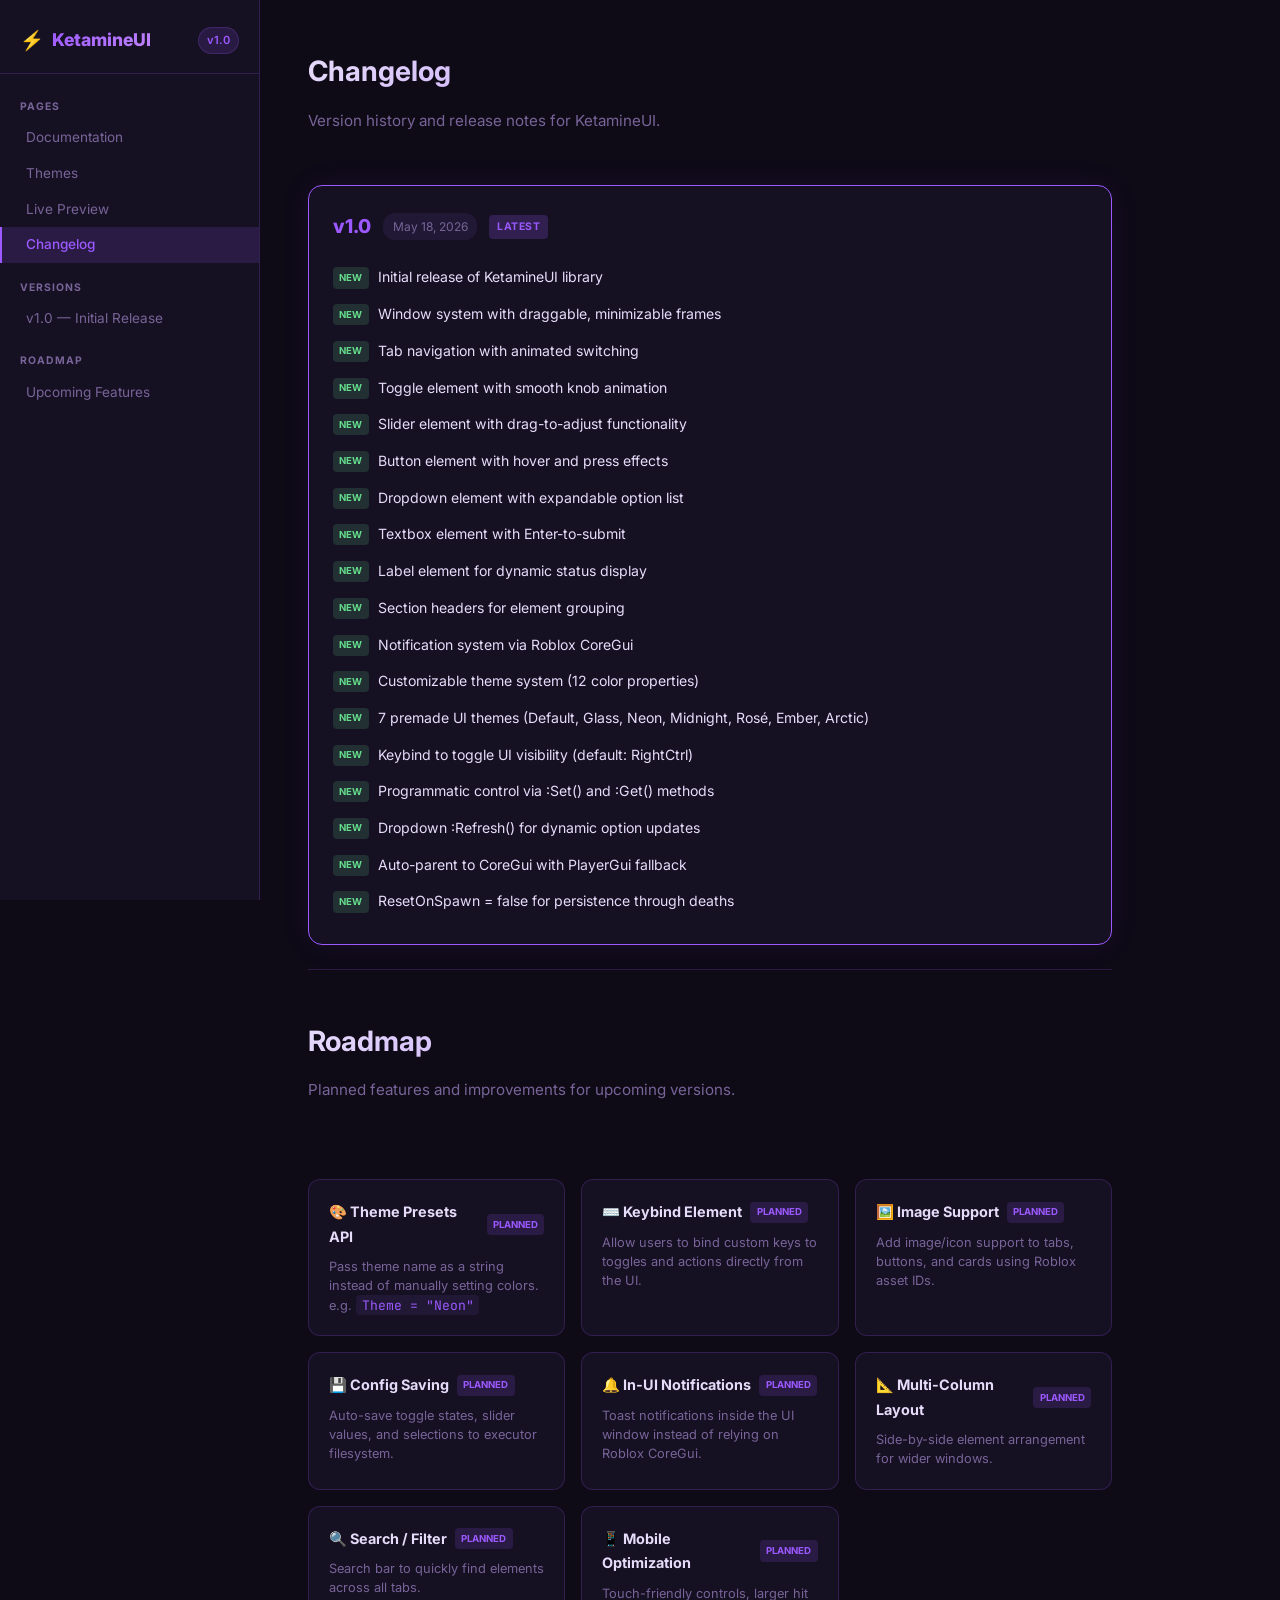
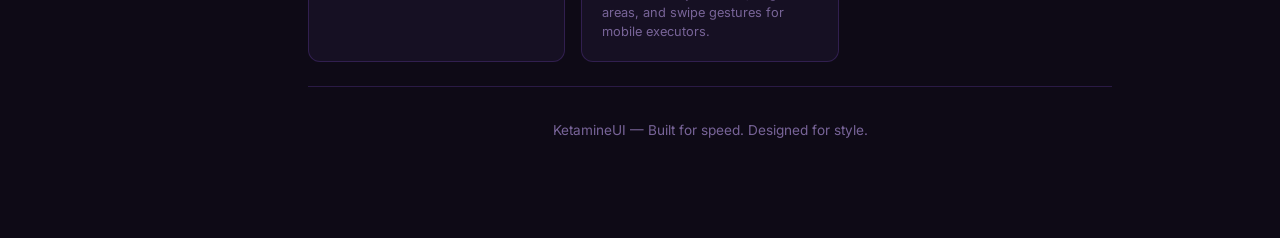
<file: changelog.html>
<!DOCTYPE html>
<html lang="en">
<head>
    <meta charset="UTF-8">
    <meta name="viewport" content="width=device-width, initial-scale=1.0">
    <title>KetamineUI — Changelog</title>
    <meta name="description" content="KetamineUI changelog and roadmap. See what's new and what's coming next.">
    <meta name="theme-color" content="#9b59ff">
    <link rel="icon" href="favicon.svg" type="image/svg+xml">
    <link rel="preconnect" href="https://fonts.googleapis.com">
    <link rel="preconnect" href="https://fonts.gstatic.com" crossorigin>
    <link href="https://fonts.googleapis.com/css2?family=Inter:wght@400;500;600;700;800&family=JetBrains+Mono:wght@400;500&display=swap" rel="stylesheet">
    <link rel="stylesheet" href="styles.css">
    <style>
        .changelog-entry {
            background: var(--bg2);
            border: 1px solid var(--border);
            border-radius: 14px;
            padding: 1.5rem;
            margin-bottom: 1.5rem;
            transition: border-color 0.2s;
        }
        .changelog-entry:hover {
            border-color: var(--accent);
        }
        .changelog-entry.latest {
            border-color: var(--accent);
            box-shadow: 0 0 30px rgba(155, 89, 255, 0.08);
        }
        .changelog-header {
            display: flex;
            align-items: center;
            gap: 0.75rem;
            margin-bottom: 1rem;
        }
        .changelog-version {
            font-size: 1.2rem;
            font-weight: 800;
            color: var(--accent);
        }
        .changelog-date {
            font-size: 0.75rem;
            color: var(--text-dim);
            background: var(--bg3);
            padding: 0.2rem 0.6rem;
            border-radius: 12px;
        }
        .changelog-badge {
            font-size: 0.65rem;
            font-weight: 700;
            padding: 0.2rem 0.5rem;
            border-radius: 4px;
            text-transform: uppercase;
            letter-spacing: 0.05em;
        }
        .badge-latest { background: rgba(155,89,255,0.2); color: var(--accent); }
        .badge-stable { background: rgba(100,220,140,0.15); color: #64dc8c; }

        .changelog-list {
            list-style: none;
            padding: 0;
        }
        .changelog-list li {
            padding: 0.4rem 0;
            font-size: 0.88rem;
            color: var(--text);
            display: flex;
            align-items: flex-start;
            gap: 0.6rem;
        }
        .change-tag {
            font-size: 0.6rem;
            font-weight: 700;
            padding: 0.15rem 0.4rem;
            border-radius: 4px;
            text-transform: uppercase;
            flex-shrink: 0;
            margin-top: 2px;
        }
        .tag-new { background: rgba(100,220,140,0.15); color: #64dc8c; }
        .tag-fix { background: rgba(255,180,80,0.15); color: #ffb450; }
        .tag-improve { background: rgba(88,166,255,0.15); color: #58a6ff; }
        .tag-breaking { background: rgba(255,80,80,0.15); color: #ff5050; }

        /* Roadmap */
        .roadmap-grid {
            display: grid;
            grid-template-columns: repeat(auto-fill, minmax(250px, 1fr));
            gap: 1rem;
            margin: 1.5rem 0;
        }
        .roadmap-card {
            background: var(--bg2);
            border: 1px solid var(--border);
            border-radius: 12px;
            padding: 1.25rem;
        }
        .roadmap-card h4 {
            font-size: 0.9rem;
            margin-bottom: 0.5rem;
            display: flex;
            align-items: center;
            gap: 0.5rem;
        }
        .roadmap-card p {
            font-size: 0.8rem;
            color: var(--text-dim);
            line-height: 1.5;
        }
        .roadmap-status {
            font-size: 0.6rem;
            padding: 0.15rem 0.4rem;
            border-radius: 4px;
            font-weight: 700;
            text-transform: uppercase;
        }
        .status-planned { background: rgba(155,89,255,0.15); color: var(--accent); }
        .status-wip { background: rgba(255,180,80,0.15); color: #ffb450; }
        .status-done { background: rgba(100,220,140,0.15); color: #64dc8c; }
    </style>
</head>
<body>
    <!-- Sidebar -->
    <nav class="sidebar" id="sidebar">
        <div class="sidebar-header">
            <a href="index.html" class="logo" style="text-decoration:none">
                <span class="logo-icon">⚡</span>
                <span class="logo-text">KetamineUI</span>
            </a>
            <span class="version-badge">v1.0</span>
        </div>
        <div class="sidebar-nav">
            <div class="nav-section">
                <span class="nav-section-title">Pages</span>
                <a href="index.html" class="nav-link">Documentation</a>
                <a href="themes.html" class="nav-link">Themes</a>
                <a href="preview.html" class="nav-link">Live Preview</a>
                <a href="changelog.html" class="nav-link active">Changelog</a>
            </div>
            <div class="nav-section">
                <span class="nav-section-title">Versions</span>
                <a href="#v1.0" class="nav-link">v1.0 — Initial Release</a>
            </div>
            <div class="nav-section">
                <span class="nav-section-title">Roadmap</span>
                <a href="#roadmap" class="nav-link">Upcoming Features</a>
            </div>
        </div>
    </nav>

    <button class="mobile-nav-toggle" id="mobileNavToggle">☰</button>
    <div class="sidebar-overlay" id="sidebarOverlay"></div>
    <button class="back-to-top" id="backToTop" onclick="window.scrollTo({top:0})" title="Back to top">↑</button>

    <main class="content">
        <section class="doc-section" style="border-top: none; padding-top: 3rem;">
            <h2>Changelog</h2>
            <p>Version history and release notes for KetamineUI.</p>
        </section>

        <!-- v1.0 -->
        <div class="changelog-entry latest" id="v1.0">
            <div class="changelog-header">
                <span class="changelog-version">v1.0</span>
                <span class="changelog-date">May 18, 2026</span>
                <span class="changelog-badge badge-latest">Latest</span>
            </div>
            <ul class="changelog-list">
                <li><span class="change-tag tag-new">New</span> Initial release of KetamineUI library</li>
                <li><span class="change-tag tag-new">New</span> Window system with draggable, minimizable frames</li>
                <li><span class="change-tag tag-new">New</span> Tab navigation with animated switching</li>
                <li><span class="change-tag tag-new">New</span> Toggle element with smooth knob animation</li>
                <li><span class="change-tag tag-new">New</span> Slider element with drag-to-adjust functionality</li>
                <li><span class="change-tag tag-new">New</span> Button element with hover and press effects</li>
                <li><span class="change-tag tag-new">New</span> Dropdown element with expandable option list</li>
                <li><span class="change-tag tag-new">New</span> Textbox element with Enter-to-submit</li>
                <li><span class="change-tag tag-new">New</span> Label element for dynamic status display</li>
                <li><span class="change-tag tag-new">New</span> Section headers for element grouping</li>
                <li><span class="change-tag tag-new">New</span> Notification system via Roblox CoreGui</li>
                <li><span class="change-tag tag-new">New</span> Customizable theme system (12 color properties)</li>
                <li><span class="change-tag tag-new">New</span> 7 premade UI themes (Default, Glass, Neon, Midnight, Rosé, Ember, Arctic)</li>
                <li><span class="change-tag tag-new">New</span> Keybind to toggle UI visibility (default: RightCtrl)</li>
                <li><span class="change-tag tag-new">New</span> Programmatic control via :Set() and :Get() methods</li>
                <li><span class="change-tag tag-new">New</span> Dropdown :Refresh() for dynamic option updates</li>
                <li><span class="change-tag tag-new">New</span> Auto-parent to CoreGui with PlayerGui fallback</li>
                <li><span class="change-tag tag-new">New</span> ResetOnSpawn = false for persistence through deaths</li>
            </ul>
        </div>

        <!-- Roadmap -->
        <section class="doc-section" id="roadmap">
            <h2>Roadmap</h2>
            <p>Planned features and improvements for upcoming versions.</p>
        </section>

        <div class="roadmap-grid">
            <div class="roadmap-card">
                <h4>🎨 Theme Presets API <span class="roadmap-status status-planned">Planned</span></h4>
                <p>Pass theme name as a string instead of manually setting colors. e.g. <code>Theme = "Neon"</code></p>
            </div>
            <div class="roadmap-card">
                <h4>⌨️ Keybind Element <span class="roadmap-status status-planned">Planned</span></h4>
                <p>Allow users to bind custom keys to toggles and actions directly from the UI.</p>
            </div>
            <div class="roadmap-card">
                <h4>🖼️ Image Support <span class="roadmap-status status-planned">Planned</span></h4>
                <p>Add image/icon support to tabs, buttons, and cards using Roblox asset IDs.</p>
            </div>
            <div class="roadmap-card">
                <h4>💾 Config Saving <span class="roadmap-status status-planned">Planned</span></h4>
                <p>Auto-save toggle states, slider values, and selections to executor filesystem.</p>
            </div>
            <div class="roadmap-card">
                <h4>🔔 In-UI Notifications <span class="roadmap-status status-planned">Planned</span></h4>
                <p>Toast notifications inside the UI window instead of relying on Roblox CoreGui.</p>
            </div>
            <div class="roadmap-card">
                <h4>📐 Multi-Column Layout <span class="roadmap-status status-planned">Planned</span></h4>
                <p>Side-by-side element arrangement for wider windows.</p>
            </div>
            <div class="roadmap-card">
                <h4>🔍 Search / Filter <span class="roadmap-status status-planned">Planned</span></h4>
                <p>Search bar to quickly find elements across all tabs.</p>
            </div>
            <div class="roadmap-card">
                <h4>📱 Mobile Optimization <span class="roadmap-status status-planned">Planned</span></h4>
                <p>Touch-friendly controls, larger hit areas, and swipe gestures for mobile executors.</p>
            </div>
        </div>

        <footer class="footer">
            <p>KetamineUI — Built for speed. Designed for style.</p>
        </footer>
    </main>

    <script>
        // Mobile nav
        const sidebar = document.getElementById('sidebar');
        const overlay = document.getElementById('sidebarOverlay');
        function toggleMobileNav() {
            sidebar.classList.toggle('open');
            overlay.classList.toggle('show');
        }
        document.getElementById('mobileNavToggle').addEventListener('click', toggleMobileNav);
        overlay.addEventListener('click', toggleMobileNav);
        document.querySelectorAll('.nav-link').forEach(l => l.addEventListener('click', () => {
            sidebar.classList.remove('open'); overlay.classList.remove('show');
        }));

        // Back to top
        const backBtn = document.getElementById('backToTop');
        window.addEventListener('scroll', () => backBtn.classList.toggle('show', window.scrollY > 400));
    </script>
</body>
</html>
</file>
<file: styles.css>
/* KetamineUI Documentation Styles */

/* Selection color */
::selection {
    background: rgba(155, 89, 255, 0.3);
    color: #fff;
}

:root {
    --accent: #9b59ff;
    --accent-dim: #6437be;
    --accent-glow: rgba(155, 89, 255, 0.15);
    --bg: #0e0a16;
    --bg2: #161023;
    --bg3: #201834;
    --text: #e6dcfa;
    --text-dim: #786498;
    --border: rgba(155, 89, 255, 0.2);
    --code-bg: #1a1225;
    --sidebar-width: 260px;
}

* {
    margin: 0;
    padding: 0;
    box-sizing: border-box;
}

html {
    scroll-behavior: smooth;
}

body {
    font-family: 'Inter', -apple-system, BlinkMacSystemFont, sans-serif;
    background: var(--bg);
    color: var(--text);
    line-height: 1.7;
    display: flex;
    min-height: 100vh;
    overflow-x: hidden;
}

/* Sidebar */
.sidebar {
    position: fixed;
    top: 0;
    left: 0;
    width: var(--sidebar-width);
    height: 100vh;
    background: var(--bg2);
    border-right: 1px solid var(--border);
    overflow-y: auto;
    z-index: 100;
    padding-bottom: 2rem;
}

.sidebar-header {
    padding: 1.5rem 1.25rem 1rem;
    border-bottom: 1px solid var(--border);
    display: flex;
    align-items: center;
    justify-content: space-between;
}

.logo {
    display: flex;
    align-items: center;
    gap: 0.5rem;
}

.logo-icon {
    font-size: 1.2rem;
}

.logo-text {
    font-weight: 800;
    font-size: 1.1rem;
    background: linear-gradient(135deg, var(--accent), #c084fc);
    -webkit-background-clip: text;
    -webkit-text-fill-color: transparent;
    background-clip: text;
}

.version-badge {
    font-size: 0.7rem;
    padding: 0.2rem 0.5rem;
    background: var(--accent-glow);
    border: 1px solid var(--border);
    border-radius: 20px;
    color: var(--accent);
    font-weight: 600;
}

.sidebar-nav {
    padding: 1rem 0;
}

.nav-section {
    margin-bottom: 0.5rem;
}

.nav-section-title {
    display: block;
    padding: 0.5rem 1.25rem 0.25rem;
    font-size: 0.65rem;
    font-weight: 700;
    text-transform: uppercase;
    letter-spacing: 0.1em;
    color: var(--text-dim);
}

.nav-link {
    display: block;
    padding: 0.4rem 1.25rem 0.4rem 1.5rem;
    font-size: 0.85rem;
    color: var(--text-dim);
    text-decoration: none;
    transition: all 0.15s ease;
    border-left: 2px solid transparent;
}

.nav-link:hover {
    color: var(--text);
    background: var(--accent-glow);
}

.nav-link.active {
    color: var(--accent);
    border-left-color: var(--accent);
    background: var(--accent-glow);
    font-weight: 500;
}

/* Mobile nav toggle */
.mobile-nav-toggle {
    display: none;
    position: fixed;
    top: 1rem;
    left: 1rem;
    z-index: 200;
    background: var(--bg3);
    border: 1px solid var(--border);
    color: var(--text);
    font-size: 1.2rem;
    padding: 0.5rem 0.75rem;
    border-radius: 8px;
    cursor: pointer;
}

/* Mobile overlay */
.sidebar-overlay {
    display: none;
    position: fixed;
    inset: 0;
    background: rgba(0,0,0,0.5);
    z-index: 99;
}
.sidebar-overlay.show {
    display: block;
}

/* Main Content */
.content {
    margin-left: var(--sidebar-width);
    flex: 1;
    max-width: 900px;
    min-width: 0;
    padding: 0 3rem 4rem;
}

/* Hero */
.hero {
    padding: 5rem 0 4rem;
    text-align: center;
    position: relative;
}

.hero-glow {
    position: absolute;
    top: 50%;
    left: 50%;
    transform: translate(-50%, -50%);
    width: 500px;
    height: 500px;
    background: radial-gradient(circle, rgba(155, 89, 255, 0.08) 0%, transparent 70%);
    pointer-events: none;
}

.hero-title {
    font-size: 3.5rem;
    font-weight: 800;
    letter-spacing: -0.02em;
    margin-bottom: 1rem;
}

.accent {
    background: linear-gradient(135deg, var(--accent), #c084fc);
    -webkit-background-clip: text;
    -webkit-text-fill-color: transparent;
    background-clip: text;
}

.hero-subtitle {
    font-size: 1.15rem;
    color: var(--text-dim);
    max-width: 500px;
    margin: 0 auto 2rem;
    line-height: 1.6;
}

.hero-buttons {
    display: flex;
    gap: 1rem;
    justify-content: center;
    margin-bottom: 2.5rem;
}

.btn {
    padding: 0.7rem 1.5rem;
    border-radius: 10px;
    font-weight: 600;
    font-size: 0.9rem;
    text-decoration: none;
    transition: all 0.2s ease;
}

.btn-primary {
    background: var(--accent);
    color: white;
}

.btn-primary:hover {
    background: #a66dff;
    transform: translateY(-1px);
    box-shadow: 0 8px 25px rgba(155, 89, 255, 0.3);
}

.btn-secondary {
    background: var(--bg3);
    color: var(--text);
    border: 1px solid var(--border);
}

.btn-secondary:hover {
    background: var(--accent-glow);
    border-color: var(--accent);
}

.hero-features {
    display: flex;
    gap: 0.75rem;
    justify-content: center;
    flex-wrap: wrap;
}

.feature-pill {
    padding: 0.4rem 0.9rem;
    background: var(--bg2);
    border: 1px solid var(--border);
    border-radius: 20px;
    font-size: 0.8rem;
    color: var(--text-dim);
}

/* Doc Sections */
.doc-section {
    padding: 3rem 0 2rem;
    border-top: 1px solid var(--border);
}

.doc-section:first-of-type {
    border-top: none;
}

.doc-section h2 {
    font-size: 1.75rem;
    font-weight: 700;
    margin-bottom: 0.75rem;
    background: linear-gradient(135deg, var(--text), var(--accent));
    -webkit-background-clip: text;
    -webkit-text-fill-color: transparent;
    background-clip: text;
}

.doc-section p {
    color: var(--text-dim);
    margin-bottom: 1.25rem;
    font-size: 0.95rem;
}

/* Code Blocks */
.code-block {
    margin: 1.25rem 0;
    border-radius: 12px;
    overflow: hidden;
    border: 1px solid var(--border);
    background: var(--code-bg);
}

.code-header {
    display: flex;
    justify-content: space-between;
    align-items: center;
    padding: 0.5rem 1rem;
    background: var(--bg3);
    border-bottom: 1px solid var(--border);
}

.code-lang {
    font-size: 0.7rem;
    font-weight: 600;
    text-transform: uppercase;
    color: var(--accent);
    letter-spacing: 0.05em;
}

.copy-btn {
    background: transparent;
    border: 1px solid var(--border);
    color: var(--text-dim);
    padding: 0.25rem 0.6rem;
    border-radius: 6px;
    font-size: 0.7rem;
    cursor: pointer;
    transition: all 0.15s ease;
    font-family: 'Inter', sans-serif;
}

.copy-btn:hover {
    border-color: var(--accent);
    color: var(--accent);
}

.copy-btn.copied {
    border-color: #64dc8c;
    color: #64dc8c;
}

.code-block pre {
    margin: 0;
    padding: 1rem 1.25rem;
    overflow-x: auto;
}

.code-block code {
    font-family: 'JetBrains Mono', monospace;
    font-size: 0.82rem;
    line-height: 1.7;
}

/* Parameter Tables */
.param-table {
    margin: 1.5rem 0;
}

.param-table h4 {
    font-size: 0.85rem;
    font-weight: 600;
    color: var(--text-dim);
    margin-bottom: 0.5rem;
    text-transform: uppercase;
    letter-spacing: 0.05em;
}

.param-table table {
    width: 100%;
    border-collapse: collapse;
    border-radius: 10px;
    overflow: hidden;
    border: 1px solid var(--border);
}

.param-table th {
    background: var(--bg3);
    padding: 0.6rem 1rem;
    text-align: left;
    font-size: 0.75rem;
    font-weight: 600;
    text-transform: uppercase;
    letter-spacing: 0.05em;
    color: var(--text-dim);
}

.param-table td {
    padding: 0.6rem 1rem;
    font-size: 0.85rem;
    border-top: 1px solid var(--border);
    background: var(--bg2);
}

.param-table code {
    background: var(--bg3);
    padding: 0.15rem 0.4rem;
    border-radius: 4px;
    font-size: 0.8rem;
    font-family: 'JetBrains Mono', monospace;
    color: var(--accent);
}

/* Info Box */
.info-box {
    display: flex;
    align-items: center;
    gap: 0.75rem;
    padding: 0.8rem 1rem;
    background: var(--accent-glow);
    border: 1px solid var(--border);
    border-radius: 10px;
    margin: 1rem 0;
}

.info-box .info-icon {
    font-size: 1.1rem;
}

.info-box span {
    font-size: 0.85rem;
    color: var(--text-dim);
}

.info-box code {
    background: var(--bg3);
    padding: 0.1rem 0.35rem;
    border-radius: 4px;
    font-size: 0.8rem;
    font-family: 'JetBrains Mono', monospace;
    color: var(--accent);
}

/* Color Grid */
.color-grid {
    display: grid;
    grid-template-columns: repeat(auto-fill, minmax(140px, 1fr));
    gap: 0.75rem;
    margin: 1.5rem 0;
}

.color-card {
    background: var(--bg2);
    border: 1px solid var(--border);
    border-radius: 10px;
    padding: 0.75rem;
    text-align: center;
}

.color-swatch {
    width: 100%;
    height: 36px;
    border-radius: 6px;
    margin-bottom: 0.5rem;
}

.color-name {
    display: block;
    font-size: 0.75rem;
    font-weight: 600;
    color: var(--text);
    margin-bottom: 0.15rem;
}

.color-value {
    font-size: 0.65rem;
    color: var(--text-dim);
    font-family: 'JetBrains Mono', monospace;
}

/* Keybind Grid */
.keybind-grid {
    display: grid;
    grid-template-columns: repeat(auto-fill, minmax(180px, 1fr));
    gap: 0.75rem;
    margin: 1rem 0;
}

.keybind-card {
    background: var(--bg2);
    border: 1px solid var(--border);
    border-radius: 10px;
    padding: 1rem;
    display: flex;
    flex-direction: column;
    align-items: center;
    gap: 0.5rem;
    text-align: center;
}

.keybind-card kbd {
    background: var(--bg3);
    border: 1px solid var(--border);
    padding: 0.3rem 0.7rem;
    border-radius: 6px;
    font-family: 'JetBrains Mono', monospace;
    font-size: 0.8rem;
    color: var(--accent);
}

.keybind-card span {
    font-size: 0.8rem;
    color: var(--text-dim);
}

/* Footer */
.footer {
    padding: 2rem 0;
    border-top: 1px solid var(--border);
    text-align: center;
}

.footer p {
    font-size: 0.85rem;
    color: var(--text-dim);
}

/* Scrollbar */
::-webkit-scrollbar {
    width: 6px;
    height: 6px;
}

::-webkit-scrollbar-track {
    background: var(--bg);
}

::-webkit-scrollbar-thumb {
    background: var(--bg3);
    border-radius: 3px;
}

::-webkit-scrollbar-thumb:hover {
    background: var(--accent-dim);
}

/* Sidebar scrollbar */
.sidebar::-webkit-scrollbar {
    width: 4px;
}
.sidebar::-webkit-scrollbar-track {
    background: transparent;
}
.sidebar::-webkit-scrollbar-thumb {
    background: var(--bg3);
    border-radius: 2px;
}

/* Anchor offset for fixed sidebar */
.doc-section[id] {
    scroll-margin-top: 1rem;
}

/* Links */
a {
    color: var(--accent);
}

/* Code inline */
p code, li code, span code, td code {
    background: var(--bg3);
    padding: 0.1rem 0.35rem;
    border-radius: 4px;
    font-size: 0.82rem;
    font-family: 'JetBrains Mono', monospace;
    color: var(--accent);
}

/* Back to top */
.back-to-top {
    position: fixed;
    bottom: 2rem;
    right: 2rem;
    width: 40px;
    height: 40px;
    border-radius: 10px;
    background: var(--accent);
    color: white;
    border: none;
    font-size: 1.1rem;
    cursor: pointer;
    opacity: 0;
    pointer-events: none;
    transition: all 0.25s ease;
    z-index: 50;
    display: flex;
    align-items: center;
    justify-content: center;
    box-shadow: 0 4px 15px rgba(155, 89, 255, 0.3);
}
.back-to-top.show {
    opacity: 1;
    pointer-events: auto;
}
.back-to-top:hover {
    transform: translateY(-2px);
    box-shadow: 0 6px 20px rgba(155, 89, 255, 0.4);
}

/* Responsive */
@media (max-width: 900px) {
    .sidebar {
        transform: translateX(-100%);
        transition: transform 0.3s ease;
    }

    .sidebar.open {
        transform: translateX(0);
    }

    .mobile-nav-toggle {
        display: block;
    }

    .content {
        margin-left: 0;
        padding: 1rem 1.25rem 3rem;
    }

    .hero-title {
        font-size: 2.5rem;
    }

    .hero-subtitle {
        font-size: 1rem;
    }

    .hero-buttons {
        flex-direction: column;
        align-items: center;
    }

    .color-grid {
        grid-template-columns: repeat(3, 1fr);
    }

    .keybind-grid {
        grid-template-columns: 1fr 1fr;
    }

    .code-block pre {
        padding: 0.75rem;
    }

    .code-block code {
        font-size: 0.75rem;
    }

    .param-table {
        overflow-x: auto;
    }
}

@media (max-width: 500px) {
    .hero-title {
        font-size: 2rem;
    }

    .color-grid {
        grid-template-columns: repeat(2, 1fr);
    }

    .keybind-grid {
        grid-template-columns: 1fr;
    }
}
</file>
